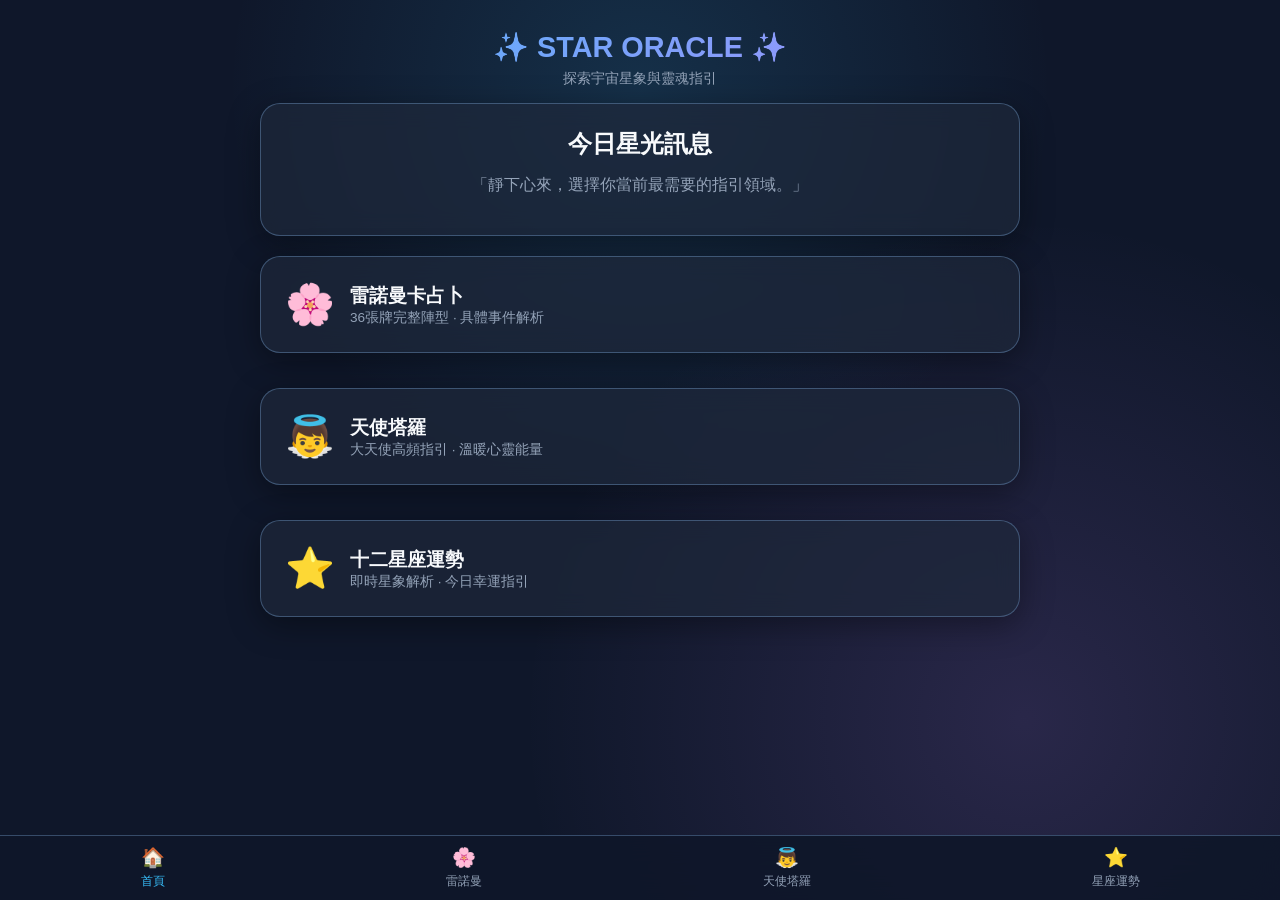
<file: index.html>
<!DOCTYPE html>
<html lang="zh-TW">
<head>
  <meta charset="UTF-8">
  <meta name="viewport" content="width=device-width, initial-scale=1.0">
  <title>✨ Star Oracle | 星光神諭所</title>
  <link rel="stylesheet" href="style.css">
</head>
<body>

  <header>
    <h1>✨ STAR ORACLE ✨</h1>
    <p>探索宇宙星象與靈魂指引</p>
  </header>

  <main class="container">
    <div class="glass-card" style="text-align: center;">
      <h2>今日星光訊息</h2>
      <p style="color: var(--text-sub); margin: 15px 0;">「靜下心來，選擇你當前最需要的指引領域。」</p>
    </div>

    <!-- 主題選擇入口區塊 -->
    <div style="display: grid; gap: 15px;">
      <a href="https://yunli121.github.io/Starr/lenormand.html" style="text-decoration: none;">
        <div class="glass-card" style="display: flex; align-items: center; gap: 15px;">
          <span style="font-size: 2.5rem;">🌸</span>
          <div>
            <h3 style="color: var(--text-main);">雷諾曼卡占卜</h3>
            <p style="color: var(--text-sub); font-size: 0.85rem;">36張牌完整陣型 · 具體事件解析</p>
          </div>
        </div>
      </a>

      <a href="https://yunli121.github.io/Starr/angel.html" style="text-decoration: none;">
        <div class="glass-card" style="display: flex; align-items: center; gap: 15px;">
          <span style="font-size: 2.5rem;">👼</span>
          <div>
            <h3 style="color: var(--text-main);">天使塔羅</h3>
            <p style="color: var(--text-sub); font-size: 0.85rem;">大天使高頻指引 · 溫暖心靈能量</p>
          </div>
        </div>
      </a>

      <a href="https://yunli121.github.io/Starr/zodiac.html" style="text-decoration: none;">
        <div class="glass-card" style="display: flex; align-items: center; gap: 15px;">
          <span style="font-size: 2.5rem;">⭐</span>
          <div>
            <h3 style="color: var(--text-main);">十二星座運勢</h3>
            <p style="color: var(--text-sub); font-size: 0.85rem;">即時星象解析 · 今日幸運指引</p>
          </div>
        </div>
      </a>
    </div>
  </main>

  <!-- 底部導覽列 -->
  <nav class="bottom-nav">
    <a href="https://yunli121.github.io/Starr/index.html" class="nav-item active"><span class="icon">🏠</span>首頁</a>
    <a href="https://yunli121.github.io/Starr/lenormand.html" class="nav-item"><span class="icon">🌸</span>雷諾曼</a>
    <a href="https://yunli121.github.io/Starr/angel.html" class="nav-item"><span class="icon">👼</span>天使塔羅</a>
    <a href="https://yunli121.github.io/Starr/zodiac.html" class="nav-item"><span class="icon">⭐</span>星座運勢</a>
  </nav>

</body>
</html>
</file>
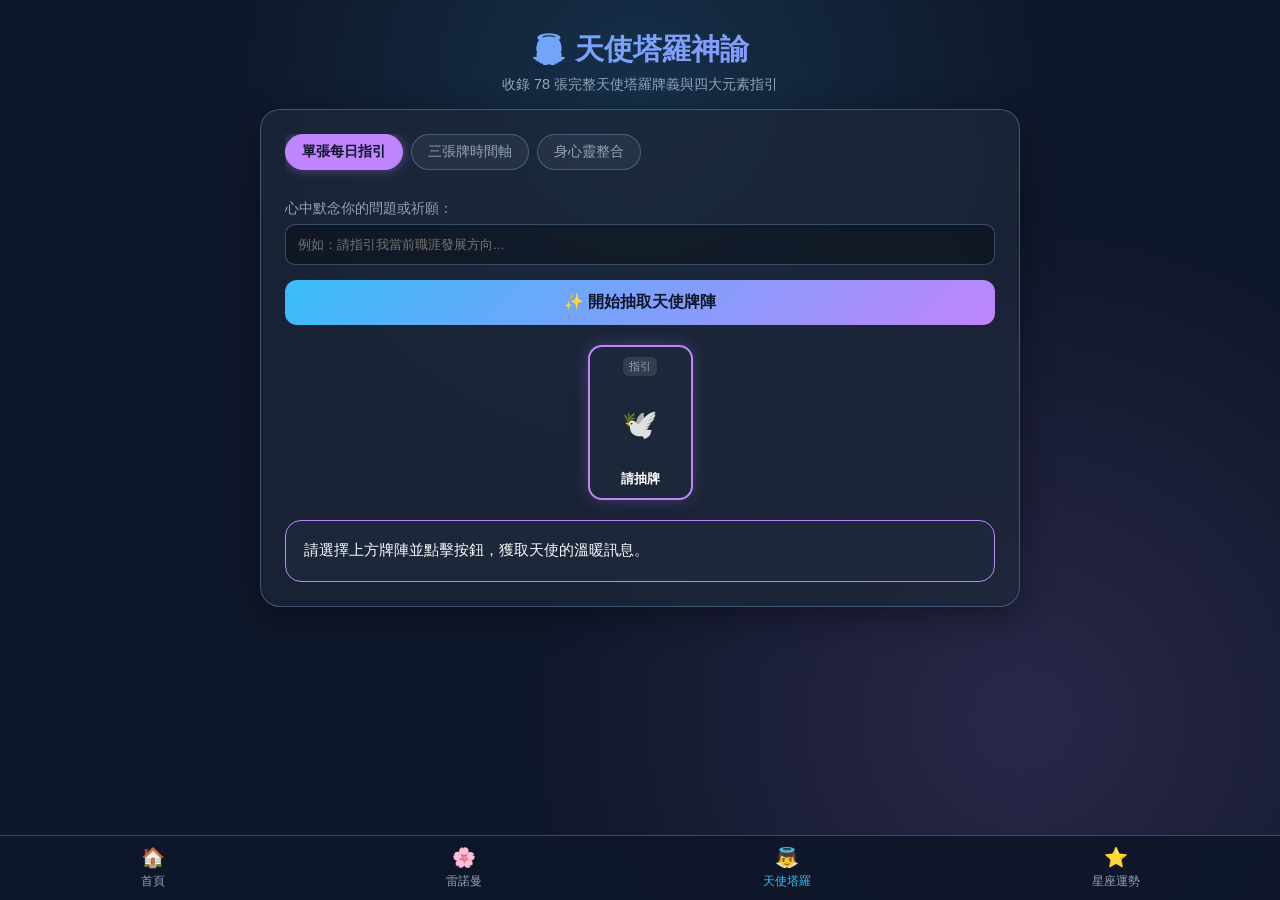
<file: angle.html>
<!DOCTYPE html>
<html lang="zh-TW">
<head>
  <meta charset="UTF-8">
  <meta name="viewport" content="width=device-width, initial-scale=1.0">
  <title>👼 天使塔羅神諭 - Star Oracle</title>
  <link rel="stylesheet" href="style.css">
  <style>
    /* 牌陣選擇標籤 */
    .spread-select { display: flex; gap: 8px; overflow-x: auto; padding-bottom: 10px; margin-bottom: 20px; }
    .chip { padding: 8px 16px; border-radius: 20px; background: rgba(255,255,255,0.05); color: var(--text-sub); border: 1px solid var(--border-glow); font-size: 0.85rem; cursor: pointer; white-space: nowrap; transition: all 0.2s; }
    .chip.active { background: var(--accent-purple); color: #0f172a; font-weight: bold; border-color: var(--accent-purple); box-shadow: 0 0 12px rgba(192, 132, 252, 0.4); }

    /* 卡牌容器 */
    .angel-cards-flex { display: flex; justify-content: center; gap: 12px; margin: 20px 0; flex-wrap: wrap; }
    
    /* 玻璃質感卡片樣式 */
    .angel-card-item {
      width: 105px; height: 155px;
      background: rgba(30, 41, 59, 0.85);
      border: 2px solid var(--accent-purple);
      border-radius: 14px;
      display: flex; flex-direction: column; align-items: center; justify-content: space-between;
      padding: 10px 6px;
      box-shadow: 0 0 15px rgba(192, 132, 252, 0.25);
      text-align: center;
      transition: transform 0.2s;
    }
    .angel-card-item:hover { transform: translateY(-4px); }
    
    .angel-card-item .c-pos { font-size: 0.7rem; color: var(--text-sub); background: rgba(255,255,255,0.1); padding: 2px 6px; border-radius: 6px; }
    .angel-card-item .c-icon { font-size: 1.8rem; margin: 4px 0; }
    .angel-card-item .c-name { font-size: 0.8rem; font-weight: bold; color: #fff; }
    .angel-card-item .c-angel { font-size: 0.65rem; color: var(--accent-cyan); margin-top: 2px; }

    /* 結果區 */
    .result-box { margin-top: 20px; padding: 18px; background: rgba(30, 41, 59, 0.8); border: 1px solid var(--accent-purple); border-radius: 16px; text-align: left; font-size: 0.92rem; line-height: 1.6; }
  </style>
</head>
<body>

  <header>
    <h1>👼 天使塔羅神諭</h1>
    <p>收錄 78 張完整天使塔羅牌義與四大元素指引</p>
  </header>

  <main class="container">
    <div class="glass-card">
      <!-- 牌陣選擇區 -->
      <div class="spread-select">
        <div class="chip active" onclick="switchSpread('single', this)">單張每日指引</div>
        <div class="chip" onclick="switchSpread('timeline', this)">三張牌時間軸</div>
        <div class="chip" onclick="switchSpread('mindbody', this)">身心靈整合</div>
      </div>

      <div class="input-group">
        <label style="display:block; font-size:0.85rem; color:var(--text-sub); margin-bottom:6px;">心中默念你的問題或祈願：</label>
        <input type="text" id="angelQuestion" placeholder="例如：請指引我當前職涯發展方向..." style="width: 100%; padding: 12px; border-radius: 10px; border: 1px solid var(--border-glow); background: rgba(0,0,0,0.3); color: #fff; outline: none; margin-bottom: 15px;">
      </div>

      <button class="btn-primary" onclick="runAngelSpread()">✨ 開始抽取天使牌陣</button>

      <!-- 卡牌展示區 -->
      <div class="angel-cards-flex" id="angelCardsContainer">
        <div class="angel-card-item">
          <span class="c-pos">指引</span>
          <div class="c-icon">🕊️</div>
          <span class="c-name">請抽牌</span>
        </div>
      </div>

      <!-- 解讀結果區 -->
      <div class="result-box" id="angelResult">
        請選擇上方牌陣並點擊按鈕，獲取天使的溫暖訊息。
      </div>
    </div>
  </main>

  <!-- 底部共用導覽列 -->
  <nav class="bottom-nav">
    <a href="https://yunli121.github.io/Starr/index.html" class="nav-item"><span class="icon">🏠</span>首頁</a>
    <a href="https://yunli121.github.io/Starr/lenormand.html" class="nav-item"><span class="icon">🌸</span>雷諾曼</a>
    <a href="https://yunli121.github.io/Starr/angel.html" class="nav-item active"><span class="icon">👼</span>天使塔羅</a>
    <a href="https://yunli121.github.io/Starr/zodiac.html" class="nav-item"><span class="icon">⭐</span>星座運勢</a>
  </nav>

  <script>
    // 完整 78 張天使塔羅牌資料庫
    const angelDeck = [
      // === 大秘儀 (22張) ===
      { name: "0. 夢想者", angel: "大天使麥達昶", icon: "🌌", keywords: "信念的躍進；追尋你的夢想；未預期的機會；有創意的解決之道；以樂觀態度面對挑戰。" },
      { name: "1. 魔法師", angel: "大天使拉吉爾", icon: "🪄", keywords: "你已經準備好了！表現你擁有的資源或能力；生命是神奇的；專心努力會獲得未預期的幫助。" },
      { name: "2. 女教皇", angel: "大天使漢尼爾", icon: "🌙", keywords: "聽從你的直覺；保持耐心；三思而後行；沈默是金；抱著夢想與希望；從感情狀況中學習。" },
      { name: "3. 皇后", angel: "大天使加百列", icon: "👑", keywords: "豐富富足；讓夢想起飛；滋養自己與他人；花時間接觸自然；滿足於創意與藝術的事物上。" },
      { name: "4. 皇帝", angel: "大天使麥可", icon: "⚔️", keywords: "組織與邏輯；結構與紀律；領導力；成功的欲望；做聰明的決定；提供安全感與穩定。" },
      { name: "5. 合一", angel: "大天使聖德芬", icon: "🕊️", keywords: "傳統的觀點或方式；尋找導師或志同道合的知己；對生命意義的探索；信任團隊與組織。" },
      { name: "6. 戀人", angel: "大天使拉斐爾", icon: "💖", keywords: "親密關係；仔細衡量你的決定；健康與平衡的需求；恢復健康；和諧的婚姻或夥伴關係。" },
      { name: "7. 馬車", angel: "大天使麥達昶", icon: "🏆", keywords: "重要的成就；自我紀律和意志；公眾的認同；十足的毅力；大躍進；升遷或獎勵。" },
      { name: "8. 正義", angel: "大天使拉貴爾", icon: "⚖️", keywords: "公平且正義的決定；做自己認為對的事；為行為負責；拒絕不正義；堅持信念。" },
      { name: "9. 隱者", angel: "大天使拉吉爾", icon: "🕯️", keywords: "花時間靜靜冥思；靈性教導；自我探索；獲得好的建議；尋找導師；重新評估計畫。" },
      { name: "10. 命運之輪", angel: "大天使麥可", icon: "🎡", keywords: "正面改變的時刻；突然而至的進展；好運站在你這邊！因果平衡；奇蹟與命運扭轉。" },
      { name: "11. 力量", angel: "大天使亞列爾", icon: "🦁", keywords: "巨大的內在力量；釋放苛刻的評判；原諒與同情；堅信的勇氣；以柔性取代強勢。" },
      { name: "12. 覺醒", angel: "大天使加百列", icon: "💡", keywords: "用不同觀點待事；做自己是最重要的事！顯靈；無私；需要保持耐心；異於以往的解法。" },
      { name: "13. 釋放", angel: "大天使愛瑟瑞爾", icon: "🦋", keywords: "一個階段的結束；靈性的轉變；是時候進步了；無可避免的正向變化；面對恐懼。" },
      { name: "14. 平衡", angel: "大天使薩基爾", icon: "⚖️", keywords: "對於平衡與適度的需求；合作與妥協；等待良好的時機；在行動與計畫間找到平衡。" },
      { name: "15. 自我", angel: "大天使約菲爾", icon: "🔗", keywords: "一種虛假的安全感；過度追求物質；負面或恐懼的想法；拒絕面對現實或承擔責任。" },
      { name: "16. 生命經驗", angel: "大天使夏彌爾", icon: "⚡", keywords: "重要的生命事件；帶來改變的強大啟示；張開翅膀飛翔；自由；突然看見真理。" },
      { name: "17. 星星", angel: "大天使約菲爾", icon: "⭐", keywords: "快樂時光；正面樂觀的長期計畫；在正確的途徑上；信念；使命感；繁茂的新開始。" },
      { name: "18. 月亮", angel: "大天使漢尼爾", icon: "🌕", keywords: "重要的心靈啟發；表面背後的事實；釋放長久以來的恐懼；留意夢境與直覺。" },
      { name: "19. 太陽", angel: "大天使烏列爾", icon: "☀️", keywords: "美滿的結果！引領成功的卓越新想法；對自己有信心！愉悅；眾望所歸；身心健全。" },
      { name: "20. 復興", angel: "大天使耶力米爾", icon: "🎺", keywords: "回顧和評估；良好現實的評斷；是時候朝另一個方向前進；重要的選擇與新開始。" },
      { name: "21. 世界", angel: "大天使麥可", icon: "🌍", keywords: "一件工作將完成！喜悅、知足與感激；啟蒙之路；完美；獲得獎勵；完整且明確。" },

      // === 火元素 / 龍族 (14張) ===
      { name: "火一", angel: "火元素·龍族", icon: "🔥", keywords: "令人興奮的新契機！職場風險；現在改變你的生活；開始新交易；令人興奮的新資訊。" },
      { name: "火二", angel: "火元素·龍族", icon: "🔥", keywords: "得到你值得的；新的合作關係或合約；繼續向前進步；超群遠見；掌控局勢。" },
      { name: "火三", angel: "火元素·龍族", icon: "🔥", keywords: "豐足！萬事順遂；保持耐心；做長遠計畫；成長中的工作；擔任重要職位。" },
      { name: "火四", angel: "火元素·龍族", icon: "🔥", keywords: "喜悅、和平與富足；快樂的家庭生活；成功完成計畫；職涯里程碑；給予祝福。" },
      { name: "火五", angel: "火元素·龍族", icon: "🔥", keywords: "與他人競爭目標；麻煩的細節；與他人爭執；棘手的問題；需設立優先目標。" },
      { name: "火六", angel: "火元素·龍族", icon: "🔥", keywords: "勝利！好消息將至；眾人認同或獎勵；對自己感到滿意；好運氣。" },
      { name: "火七", angel: "火元素·龍族", icon: "🔥", keywords: "捍衛你的信念和決定；為自己挺身；學會說不；自信與勇氣；對抗權威。" },
      { name: "火八", angel: "火元素·龍族", icon: "🔥", keywords: "計畫發展迅速；耽擱結束；許多事情同時發生；收到所需資訊；預料之外的成功。" },
      { name: "火九", angel: "火元素·龍族", icon: "🔥", keywords: "別放棄；保護你所創造的；抱持勇氣然後相信自己；準備完善；生理力量。" },
      { name: "火十", angel: "火元素·龍族", icon: "🔥", keywords: "工作過量；接受他人的幫助；生活失衡；壓力影響健康；黎明前的黑暗。" },
      { name: "火侍從", angel: "火元素·龍族", icon: "🐉", keywords: "令人振奮的新工作消息；善用本質與機智；好消息；創新的計畫；相信自己。" },
      { name: "火騎士", angel: "火元素·龍族", icon: "🐉", keywords: "需要伺機關照的臨時事件；善用時間；考量周全；燃起的熱情；喬遷或出差。" },
      { name: "火皇后", angel: "火元素·龍族", icon: "🐉", keywords: "展翅高飛！別低估自己；堅持獨立與創造力；相信直覺；平衡家庭與事業。" },
      { name: "火國王", angel: "火元素·龍族", icon: "🐉", keywords: "專注！與他人溝通並擔任領導者；聽從創新建議；團隊領導者；帶來改變。" },

      // === 水元素 / 人魚 (14張) ===
      { name: "水一", angel: "水元素·人魚", icon: "💧", keywords: "墜入愛河或舊情復燃；靈性和直覺成長；真摯的友誼；靈魂伴侶；同情和仁慈。" },
      { name: "水二", angel: "水元素·人魚", icon: "💧", keywords: "持續親密的關係；原諒；爭吵過後的正面結果；戀愛；訂婚；分享想法。" },
      { name: "水三", angel: "水元素·人魚", icon: "💧", keywords: "值得祝賀的事！婚禮、畢業或新生；享受更多樂事；共享好客；開心的結果。" },
      { name: "水四", angel: "水元素·人魚", icon: "💧", keywords: "失去一個機會；不愉快或無趣；看向事物的可能性；白日夢；迷失在自己的世界。" },
      { name: "水五", angel: "水元素·人魚", icon: "💧", keywords: "事情沒有朝希望的方向好轉；沒有抱持正向期待；覆水難收；傷心；關係結束。" },
      { name: "水六", angel: "水元素·人魚", icon: "💧", keywords: "來自過去或童年的回憶；將過去浪漫化；繼承權；贈禮；團圓；展現仁慈。" },
      { name: "水七", angel: "水元素·人魚", icon: "💧", keywords: "複雜的決定；需要研究；別再耽擱了！太多選擇；困惑與想像力奔馳。" },
      { name: "水八", angel: "水元素·人魚", icon: "💧", keywords: "離開的欲望；追求有意義的事物；靈性與感性成長；決定離開痛苦狀態。" },
      { name: "水九", angel: "水元素·人魚", icon: "💧", keywords: "你的希望成真了！擔憂消逝；對生命的熱愛；愉悅自由；事情符合期待地明朗。" },
      { name: "水十", angel: "水元素·人魚", icon: "💧", keywords: "獲得滿意的家庭生活；情感與物質需求豐足；信賴的關係；快樂的婚姻。" },
      { name: "水侍從", angel: "水元素·人魚", icon: "🧜‍♀️", keywords: "新對象進入生命；一段關係的新階段；提升靈通能力；情書；致力於藝術。" },
      { name: "水騎士", angel: "水元素·人魚", icon: "🧜‍♀️", keywords: "談戀愛或求婚；情感平衡的需求；社交場會邀請；可以交談的對象；夢想家。" },
      { name: "水皇后", angel: "水元素·人魚", icon: "🧜‍♀️", keywords: "關係進展到新階段；信任直覺；關心自己與他人；親密可靠的朋友；創意天分。" },
      { name: "水國王", angel: "水元素·人魚", icon: "🧜‍♀️", keywords: "敞開心胸；可信任且衷心的建議；可信任的戀愛對象；調解人；正派角色。" },

      // === 風元素 / 獨角獸 (14張) ===
      { name: "風一", angel: "風元素·獨角獸", icon: "🍃", keywords: "傑出的新想法和靈感；看到事情的真相；充滿挑戰的開始；將負面轉為正面。" },
      { name: "風二", angel: "風元素·獨角獸", icon: "🍃", keywords: "沒有做選擇的能力或意願；陷入僵局；假裝沒有問題；過度分析情事。" },
      { name: "風三", angel: "風元素·獨角獸", icon: "🍃", keywords: "強烈的悲傷；花時間治癒；需要原諒自己或他人；誤會；關係問題。" },
      { name: "風四", angel: "風元素·獨角獸", icon: "🍃", keywords: "休息或休假的時刻；需要更多時間做決定；冥想有助於解答；補充睡眠。" },
      { name: "風五", angel: "風元素·獨角獸", icon: "🍃", keywords: "不明智的選擇；從事情中學到教訓；檢視每個人的動機；想報復的欲望。" },
      { name: "風六", angel: "風元素·獨角獸", icon: "🍃", keywords: "事情明朗化！麻煩狀態的結束；一段旅程；從失望或生病中恢復；衝突解決。" },
      { name: "風七", angel: "風元素·獨角獸", icon: "🍃", keywords: "需要再檢視計畫內容；事情不像看到的那樣簡單；缺乏時間；偏好獨自工作。" },
      { name: "風八", angel: "風元素·獨角獸", icon: "🍃", keywords: "受困的錯覺；缺乏自信；害怕行動；困惑；感到無助；覺得自己是受害者。" },
      { name: "風九", angel: "風元素·獨角獸", icon: "🍃", keywords: "負向期待；失眠；比較心態；擔憂；壓力導致疾病。" },
      { name: "風十", angel: "風元素·獨角獸", icon: "🍃", keywords: "最壞的時刻過去；享受改變並期待往好的方向發展；除了進步沒有別的選擇。" },
      { name: "風侍從", angel: "風元素·獨角獸", icon: "🦄", keywords: "挑戰的訊息；計畫延遲或改變；有建設性的評論；法律議題；新的挑戰。" },
      { name: "風騎士", angel: "風元素·獨角獸", icon: "🦄", keywords: "快速到來的事件；花時間仔細檢視選擇；創新的解決方法；意外狀況或衝突。" },
      { name: "風皇后", angel: "風元素·獨角獸", icon: "🦄", keywords: "客觀的決定；清除不再有幫助的東西；幽默待事；真實經驗的智慧。" },
      { name: "風國王", angel: "風元素·獨角獸", icon: "🦄", keywords: "自信地說出真正所想；尋求專業建議；平衡心理與情緒；正義與和事老。" },

      // === 土元素 / 精靈 (14張) ===
      { name: "土一", angel: "土元素·精靈", icon: "🌱", keywords: "豐富的收入；商業上的承諾；重要檔案或合約；收到贈禮；健康提升；好運。" },
      { name: "土二", angel: "土元素·精靈", icon: "🌱", keywords: "許多事同時發生；需要做決定；考慮更有效的方式；應對變化；平衡預算。" },
      { name: "土三", angel: "土元素·精靈", icon: "🌱", keywords: "創造的力量；高質感的工作得到認同；團隊合作；工作進步；教授他人技術。" },
      { name: "土四", angel: "土元素·精靈", icon: "🌱", keywords: "良好商業選擇；好的商業策略或投資；節儉；對資金管理需要精明。" },
      { name: "土五", angel: "土元素·精靈", icon: "🌱", keywords: "對錢的恐懼；接受他人幫助的智慧；需要尋求援助；財務一時的阻礙。" },
      { name: "土六", angel: "土元素·精靈", icon: "🌱", keywords: "金錢、時間或努力的禮物；新工作機會；借到貸款或償還債務；分享利潤。" },
      { name: "土七", angel: "土元素·精靈", icon: "🌱", keywords: "種下良好的根基；行動暫時停止；毅力；達到里程碑；考慮新方式。" },
      { name: "土八", angel: "土元素·精靈", icon: "🌱", keywords: "技術變得純熟；為了解奧秘而學習；技巧與勤勉；注意細節；重返學習。" },
      { name: "土九", angel: "土元素·精靈", icon: "🌱", keywords: "享受生命中小小的奢華；獨自享受安靜時光；意外之財；受自然與動物感謝。" },
      { name: "土十", angel: "土元素·精靈", icon: "🌱", keywords: "非常快樂的家庭時光；財務安全；發現生活中小事物的魔力；幸福與傳承。" },
      { name: "土侍從", angel: "土元素·精靈", icon: "🧝", keywords: "經濟方面的好消息；等待更有挑戰的事；學習的新領域；超齡的智慧。" },
      { name: "土騎士", angel: "土元素·精靈", icon: "🧝", keywords: "是時候定下心來完成事情了！實現承諾；守護天使；新的動力；持續豐足。" },
      { name: "土皇后", angel: "土元素·精靈", icon: "🧝", keywords: "花時間與周遭人相處；合理的方法；溫暖通情達理；繁榮；愛護小孩與動物。" },
      { name: "土國王", angel: "土元素·精靈", icon: "🧝", keywords: "成功的時刻；欣然接受機會；點石成金；財務安全；專業與負責。" }
    ];

    let currentSpread = 'single';

    function switchSpread(spreadType, element) {
      document.querySelectorAll('.chip').forEach(c => c.classList.remove('active'));
      element.classList.add('active');
      currentSpread = spreadType;
    }

    function getRandomCards(count) {
      const shuffled = [...angelDeck].sort(() => 0.5 - Math.random());
      return shuffled.slice(0, count);
    }

    function runAngelSpread() {
      let count = 1;
      let positions = ["今日指引"];

      if (currentSpread === 'timeline') {
        count = 3;
        positions = ["過去影響", "當前狀態", "未來發展"];
      } else if (currentSpread === 'mindbody') {
        count = 3;
        positions = ["身體 (Action)", "心智 (Mind)", "靈性 (Spirit)"];
      }

      const cards = getRandomCards(count);

      // 渲染卡片畫面
      document.getElementById('angelCardsContainer').innerHTML = cards.map((c, i) => `
        <div class="angel-card-item">
          <span class="c-pos">${positions[i]}</span>
          <div class="c-icon">${c.icon}</div>
          <span class="c-name">${c.name}</span>
          <span class="c-angel">${c.angel}</span>
        </div>
      `).join('');

      // 渲染文字分析
      let resultHTML = `<h4 style="color: var(--accent-purple); margin-bottom: 12px;">✨ 您的天使塔羅牌陣靈性指引：</h4>`;
      resultHTML += cards.map((c, i) => `
        <div style="margin-bottom: 12px; border-bottom: 1px dashed rgba(255,255,255,0.1); padding-bottom: 8px;">
          • <b>【${positions[i]}】${c.name}（${c.angel}）：</b><br>
          <span style="color: var(--text-sub);">${c.keywords}</span>
        </div>
      `).join('');

      document.getElementById('angelResult').innerHTML = resultHTML;
    }
  </script>
</body>
</html>
</file>
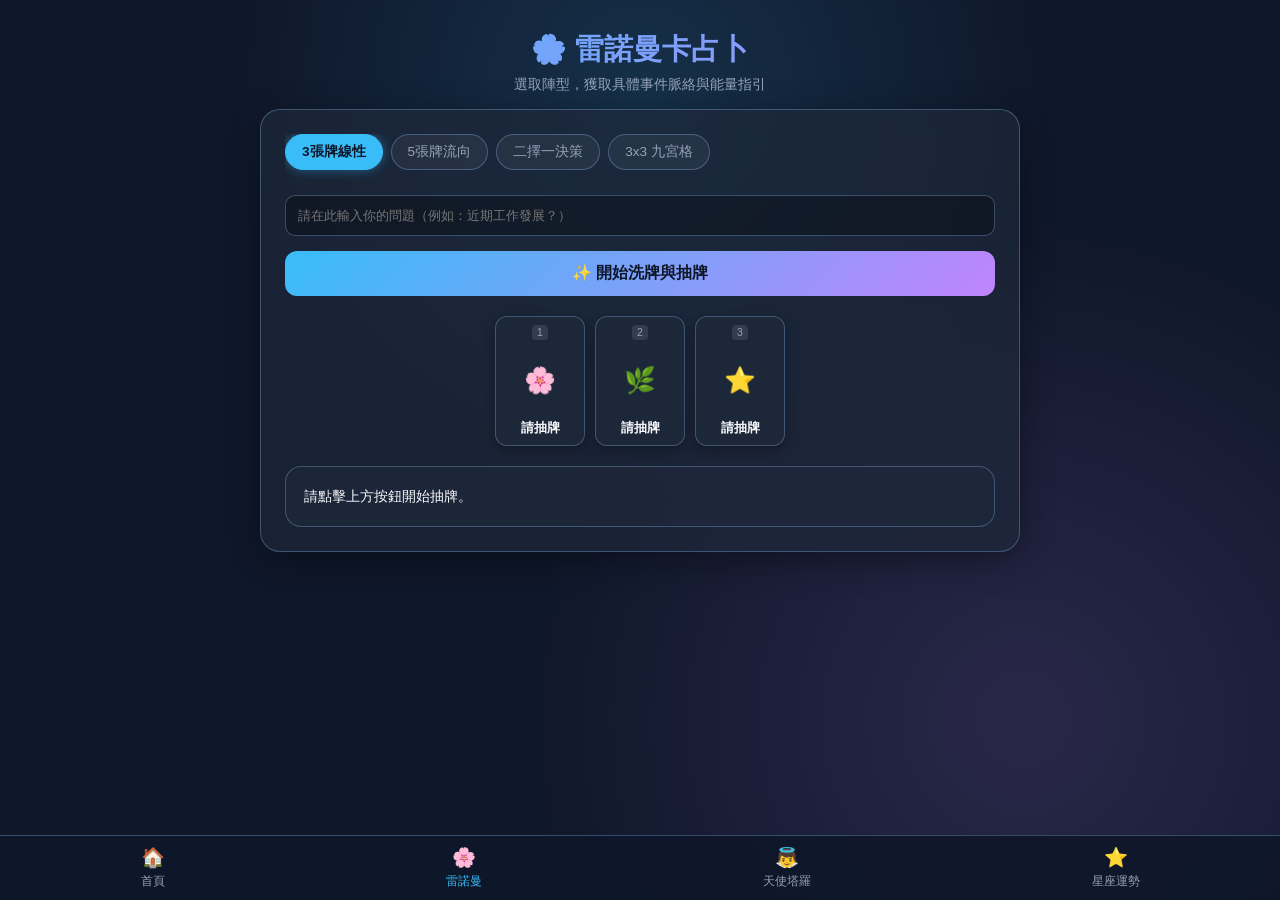
<file: lenormand.html>
<!DOCTYPE html>
<html lang="zh-TW">
<head>
  <meta charset="UTF-8">
  <meta name="viewport" content="width=device-width, initial-scale=1.0">
  <title>🌸 雷諾曼神諭 - Star Oracle</title>
  <link rel="stylesheet" href="style.css">
  <style>
    /* 牌陣選擇標籤 */
    .spread-select { display: flex; gap: 8px; overflow-x: auto; padding-bottom: 10px; margin-bottom: 15px; }
    .chip { padding: 8px 16px; border-radius: 20px; background: rgba(255,255,255,0.05); color: var(--text-sub); border: 1px solid var(--border-glow); font-size: 0.85rem; cursor: pointer; white-space: nowrap; transition: all 0.2s; }
    .chip.active { background: var(--accent-cyan); color: #0f172a; font-weight: bold; border-color: var(--accent-cyan); box-shadow: 0 0 12px rgba(56, 189, 248, 0.4); }

    /* 卡牌容器 */
    .cards-flex { display: flex; justify-content: center; gap: 10px; margin: 20px 0; flex-wrap: wrap; }
    .card-item {
      width: 90px; height: 130px;
      background: rgba(30, 41, 59, 0.85);
      border: 1.5px solid var(--border-glow);
      border-radius: 12px;
      display: flex; flex-direction: column; align-items: center; justify-content: space-between;
      padding: 8px 5px;
      box-shadow: 0 4px 12px rgba(0,0,0,0.3);
      text-align: center;
      transition: transform 0.2s;
    }
    .card-item:hover { transform: translateY(-3px); }
    .card-item .c-pos { font-size: 0.65rem; color: var(--text-sub); background: rgba(255,255,255,0.1); padding: 2px 5px; border-radius: 4px; }
    .card-item .c-symbol { font-size: 1.6rem; margin: 4px 0; }
    .card-item .c-name { font-size: 0.8rem; font-weight: bold; color: var(--text-main); }

    /* 3x3 九宮格排版 */
    .grid-3x3 { display: grid; grid-template-columns: repeat(3, 1fr); gap: 8px; max-width: 320px; margin: 20px auto; }
    .grid-3x3 .card-item { width: 100%; height: 105px; }

    /* 結果解析區 */
    .result-box { margin-top: 20px; padding: 18px; background: rgba(30, 41, 59, 0.8); border: 1px solid var(--border-glow); border-radius: 16px; text-align: left; font-size: 0.9rem; line-height: 1.6; }
  </style>
</head>
<body>

  <header>
    <h1>🌸 雷諾曼卡占卜</h1>
    <p>選取陣型，獲取具體事件脈絡與能量指引</p>
  </header>

  <main class="container">
    <div class="glass-card">
      <!-- 牌陣切換 -->
      <div class="spread-select">
        <div class="chip active" onclick="switchSpread('p3', this)">3張牌線性</div>
        <div class="chip" onclick="switchSpread('p5', this)">5張牌流向</div>
        <div class="chip" onclick="switchSpread('choice', this)">二擇一決策</div>
        <div class="chip" onclick="switchSpread('grid9', this)">3x3 九宮格</div>
      </div>

      <!-- 動態輸入框區塊 -->
      <div id="inputContainer" class="input-group">
        <input type="text" id="userQuestion" placeholder="請在此輸入你的問題（例如：近期工作發展？）" style="width: 100%; padding: 12px; border-radius: 10px; border: 1px solid var(--border-glow); background: rgba(0,0,0,0.3); color: #fff; outline: none; margin-bottom: 15px;">
      </div>

      <button class="btn-primary" onclick="drawCards()">✨ 開始洗牌與抽牌</button>

      <!-- 卡牌呈現區 -->
      <div id="cardsDisplayArea" class="cards-flex">
        <div class="card-item"><span class="c-pos">1</span><div class="c-symbol">🌸</div><span class="c-name">請抽牌</span></div>
        <div class="card-item"><span class="c-pos">2</span><div class="c-symbol">🌿</div><span class="c-name">請抽牌</span></div>
        <div class="card-item"><span class="c-pos">3</span><div class="c-symbol">⭐</div><span class="c-name">請抽牌</span></div>
      </div>

      <!-- 結果展示區 -->
      <div class="result-box" id="resultBox">
        請點擊上方按鈕開始抽牌。
      </div>
    </div>
  </main>

  <!-- 底部共用導覽列 -->
  <nav class="bottom-nav">
    <a href="index.html" class="nav-item"><span class="icon">🏠</span>首頁</a>
    <a href="lenormand.html" class="nav-item active"><span class="icon">🌸</span>雷諾曼</a>
    <a href="angel.html" class="nav-item"><span class="icon">👼</span>天使塔羅</a>
    <a href="zodiac.html" class="nav-item"><span class="icon">⭐</span>星座運勢</a>
  </nav>

  <script>
    // 完整 36 張雷諾曼卡資料庫
    const lenormandDeck = [
      { id: 1, name: "騎士", symbol: "🐎", keywords: "消息、訪客、行動、新動向" },
      { id: 2, name: "幸運草", symbol: "🍀", keywords: "小確幸、幸運、短暫好運、轉機" },
      { id: 3, name: "船", symbol: "⛵", keywords: "旅行、遠行、進展、貿易、距離" },
      { id: 4, name: "房舍", symbol: "🏠", keywords: "家庭、房地產、安全感、內部" },
      { id: 5, name: "樹", symbol: "🌳", keywords: "健康、生命力、根基、長期發展" },
      { id: 6, name: "雲", symbol: "☁️", keywords: "混亂、不明朗、疑慮、暫時障礙" },
      { id: 7, name: "蛇", symbol: "🐍", keywords: "複雜、嫉妒、迂迴、智慧、女性" },
      { id: 8, name: "棺材", symbol: "📦", keywords: "結束、轉折、轉化、休止符" },
      { id: 9, name: "束花", symbol: "💐", keywords: "禮物、喜悅、美感、邀請、讚賞" },
      { id: 10, name: "鐮刀", symbol: "✂️", keywords: "突發切斷、決定、收穫、危險" },
      { id: 11, name: "鞭子", symbol: "💫", keywords: "爭執、重複性、運動、壓力、摩擦" },
      { id: 12, name: "鳥", symbol: "🐦", keywords: "溝通、對話、焦慮、短途電話、八卦" },
      { id: 13, name: "小孩", symbol: "👶", keywords: "新開始、純真、小孩、小型的事物" },
      { id: 14, name: "狐狸", symbol: "🦊", keywords: "工作、策略、小心心機、謀生" },
      { id: 15, name: "熊", symbol: "🐻", keywords: "力量、財務、主管、長輩、保護" },
      { id: 16, name: "星星", symbol: "⭐", keywords: "希望、靈感、願景、明確方向、星象" },
      { id: 17, name: "鸛鳥", symbol: "🕊️", keywords: "搬遷、改變、調整、迎來新氣象" },
      { id: 18, name: "狗", symbol: "🐶", keywords: "忠誠、好友、夥伴、信賴的關係" },
      { id: 19, name: "高塔", symbol: "🏰", keywords: "機構、官方、孤立、遠見、法律" },
      { id: 20, name: "花園", symbol: "🌻", keywords: "社交、公眾場合、活動、聚會" },
      { id: 21, name: "山", symbol: "⛰️", keywords: "阻礙、挑戰、跨越、遠方的高山" },
      { id: 22, name: "十字路口", symbol: "🔀", keywords: "選擇、分叉點、多種可能性" },
      { id: 23, name: "老鼠", symbol: "🐭", keywords: "壓力、消耗、流失、焦慮、小損失" },
      { id: 24, name: "愛心", symbol: "💖", keywords: "愛情、情感、熱情、心意相通" },
      { id: 25, name: "戒指", symbol: "💍", keywords: "承諾、合約、婚姻、循環、契約" },
      { id: 26, name: "書", symbol: "📖", keywords: "秘密、學習、考試、專業知識、檔案" },
      { id: 27, name: "信件", symbol: "💌", keywords: "公文、訊息、通知、文件、信函" },
      { id: 28, name: "紳士", symbol: "🤵", keywords: "男性當事人、伴侶、男性親友" },
      { id: 29, name: "女士", symbol: "👩", keywords: "女性當事人、自我、女性親友" },
      { id: 30, name: "百合", symbol: "🌸", keywords: "成熟、平靜、家族、經驗、晚年" },
      { id: 31, name: "太陽", symbol: "☀️", keywords: "成功、極佳活力、光明、溫暖、能量" },
      { id: 32, name: "月亮", symbol: "🌙", keywords: "情感、潛意識、名望、直覺、夜晚" },
      { id: 33, name: "鑰匙", symbol: "🗝️", keywords: "重要關鍵、解決方案、解開疑惑" },
      { id: 34, name: "魚", symbol: "🐟", keywords: "財富、金錢流動、商業、豐盛" },
      { id: 35, name: "錨", symbol: "⚓", keywords: "穩定、定居、長久工作、安全靠岸" },
      { id: 36, name: "十字架", symbol: "✨", keywords: "宿命、重擔、信仰、必須承受的考驗" }
    ];

    let currentMode = 'p3';

    // 切換牌陣模式
    function switchSpread(mode, elem) {
      document.querySelectorAll('.chip').forEach(c => c.classList.remove('active'));
      elem.classList.add('active');
      currentMode = mode;

      const inputArea = document.getElementById('inputContainer');
      if (mode === 'choice') {
        inputArea.innerHTML = `
          <input type="text" id="optA" placeholder="選項 A（例如：留在原職）" style="width: 100%; padding: 10px; border-radius: 8px; border: 1px solid var(--border-glow); background: rgba(0,0,0,0.3); color: #fff; margin-bottom: 8px;">
          <input type="text" id="optB" placeholder="選項 B（例如：接受新工作）" style="width: 100%; padding: 10px; border-radius: 8px; border: 1px solid var(--border-glow); background: rgba(0,0,0,0.3); color: #fff; margin-bottom: 15px;">
        `;
      } else {
        inputArea.innerHTML = `
          <input type="text" id="userQuestion" placeholder="請在此輸入你的問題..." style="width: 100%; padding: 12px; border-radius: 10px; border: 1px solid var(--border-glow); background: rgba(0,0,0,0.3); color: #fff; outline: none; margin-bottom: 15px;">
        `;
      }
    }

    // 洗牌抽牌工具
    function getRandomCards(count) {
      const shuffled = [...lenormandDeck].sort(() => 0.5 - Math.random());
      return shuffled.slice(0, count);
    }

    // 執行抽牌
    function drawCards() {
      let count = 3;
      let positions = ["過去", "現在", "未來"];

      if (currentMode === 'p5') {
        count = 5;
        positions = ["根源", "心境", "阻礙", "建議", "結果"];
      } else if (currentMode === 'choice') {
        count = 3;
        const optA = document.getElementById('optA')?.value || "選項 A";
        const optB = document.getElementById('optB')?.value || "選項 B";
        positions = [optA, "核心關鍵", optB];
      } else if (currentMode === 'grid9') {
        count = 9;
        positions = ["1", "2", "3", "4", "核心", "6", "7", "8", "9"];
      }

      const drawn = getRandomCards(count);
      const displayArea = document.getElementById('cardsDisplayArea');

      // 判斷是否為九宮格網格
      if (currentMode === 'grid9') {
        displayArea.className = "grid-3x3";
      } else {
        displayArea.className = "cards-flex";
      }

      // 渲染卡片
      displayArea.innerHTML = drawn.map((c, i) => `
        <div class="card-item">
          <span class="c-pos">${positions[i]}</span>
          <div class="c-symbol">${c.symbol}</div>
          <span class="c-name">${c.name}</span>
        </div>
      `).join('');

      // 渲染解讀結果
      let resHTML = `<h4 style="color: var(--accent-cyan); margin-bottom: 12px;">✨ 牌陣分析解讀：</h4>`;
      if (currentMode === 'grid9') {
        resHTML += `• <b>中心核心牌（${drawn[4].name} ${drawn[4].symbol}）：</b> ${drawn[4].keywords}<br>`;
        resHTML += `• 周圍八張卡牌相互影響，呈現全方位的狀態演變。`;
      } else {
        resHTML += drawn.map((c, i) => `
          <div style="margin-bottom: 8px;">
            • <b>【${positions[i]}】${c.name} ${c.symbol}：</b> ${c.keywords}
          </div>
        `).join('');
      }

      document.getElementById('resultBox').innerHTML = resHTML;
    }
  </script>
</body>
</html>
</file>
<file: style.css>
:root {
  --bg-dark: #0f172a;
  --card-dark: rgba(30, 41, 59, 0.7);
  --border-glow: rgba(147, 197, 253, 0.3);
  --accent-cyan: #38bdf8;
  --accent-purple: #c084fc;
  --accent-yellow: #fde047;
  --text-main: #f8fafc;
  --text-sub: #94a3b8;
}

* { box-sizing: border-box; margin: 0; padding: 0; font-family: -apple-system, BlinkMacSystemFont, "Segoe UI", Roboto, sans-serif; }

body {
  background-color: var(--bg-dark);
  background-image: 
    radial-gradient(circle at 50% 10%, rgba(56, 189, 248, 0.15), transparent 40%),
    radial-gradient(circle at 80% 80%, rgba(192, 132, 252, 0.15), transparent 40%);
  color: var(--text-main);
  min-height: 100vh;
  padding-bottom: 80px; /* 留給底部導覽列 */
}

/* 頂部 Header */
header {
  text-align: center;
  padding: 30px 20px 15px;
}
header h1 {
  font-size: 1.8rem;
  background: linear-gradient(135deg, var(--accent-cyan), var(--accent-purple));
  -webkit-background-clip: text;
  -webkit-text-fill-color: transparent;
  font-weight: 800;
}
header p {
  font-size: 0.9rem;
  color: var(--text-sub);
  margin-top: 5px;
}

/* 主容器 */
.container {
  max-width: 800px;
  margin: 0 auto;
  padding: 0 20px;
}

/* 玻璃質感卡片 */
.glass-card {
  background: var(--card-dark);
  backdrop-filter: blur(12px);
  border: 1px solid var(--border-glow);
  border-radius: 20px;
  padding: 24px;
  margin-bottom: 20px;
  box-shadow: 0 8px 32px 0 rgba(0, 0, 0, 0.37);
}

/* 按鈕樣式 */
.btn-primary {
  width: 100%;
  padding: 12px 20px;
  border-radius: 12px;
  border: none;
  background: linear-gradient(135deg, var(--accent-cyan), var(--accent-purple));
  color: #0f172a;
  font-weight: bold;
  font-size: 1rem;
  cursor: pointer;
  transition: transform 0.2s, box-shadow 0.2s;
}
.btn-primary:hover {
  transform: translateY(-2px);
  box-shadow: 0 0 15px rgba(56, 189, 248, 0.5);
}

/* 底部選單導覽列 (Fixed Navigation) */
.bottom-nav {
  position: fixed;
  bottom: 0;
  left: 0;
  right: 0;
  height: 65px;
  background: rgba(15, 23, 42, 0.9);
  backdrop-filter: blur(16px);
  border-top: 1px solid var(--border-glow);
  display: flex;
  justify-content: space-around;
  align-items: center;
  z-index: 1000;
}

.nav-item {
  color: var(--text-sub);
  text-decoration: none;
  font-size: 0.75rem;
  display: flex;
  flex-direction: column;
  align-items: center;
  gap: 4px;
  transition: color 0.2s;
}

.nav-item.active, .nav-item:hover {
  color: var(--accent-cyan);
}

.nav-item .icon {
  font-size: 1.2rem;
}
</file>
